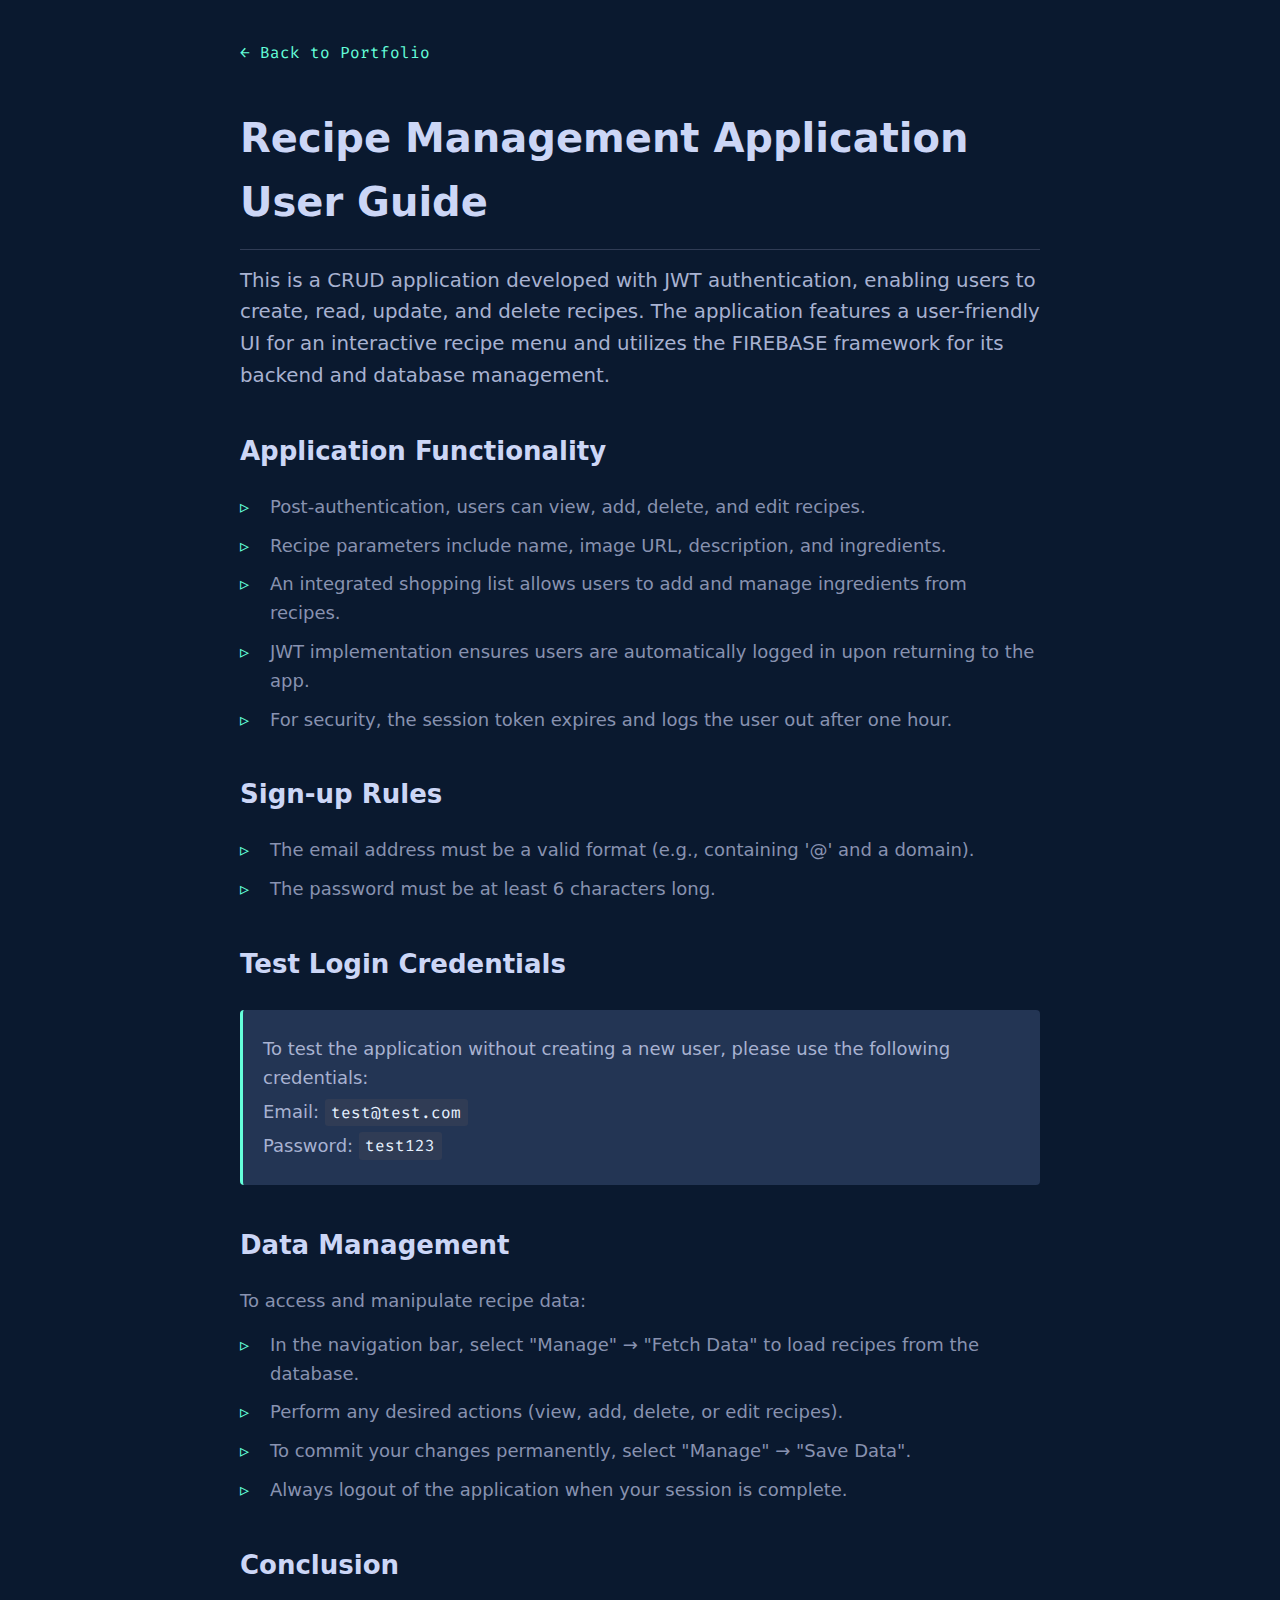
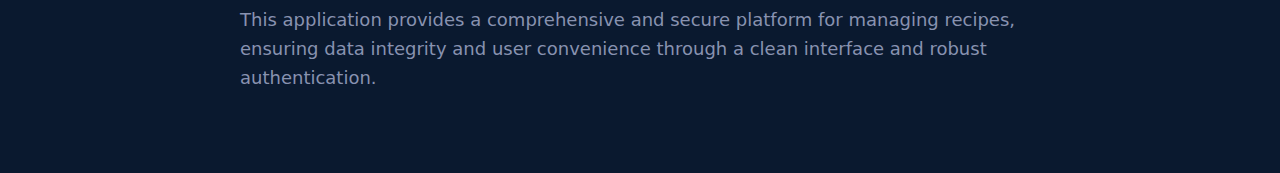
<file: documentation.html>
<!DOCTYPE html>
<html lang="en">
<head>
    <meta charset="UTF-8">
    <meta name="viewport" content="width=device-width, initial-scale=1.0">
    <title>User Guide | Recipe Book Application</title>
    
    <link rel="preconnect" href="https://fonts.googleapis.com">
    <link rel="preconnect" href="https://fonts.gstatic.com" crossorigin>
    <link href="https://fonts.googleapis.com/css2?family=Poppins:wght@300;400;600&family=Fira+Code&display=swap" rel="stylesheet">
    
    <link rel="stylesheet" href="guide-style.css">
    
</head>
<body>

    <a href="index.html" class="back-link">&larr; Back to Portfolio</a>

    <div class="container">
        <h1>Recipe Management Application User Guide</h1>
        
        <p class="intro">
            This is a CRUD application developed with JWT authentication, enabling users to create, read, update, and delete recipes. The application features a user-friendly UI for an interactive recipe menu and utilizes the FIREBASE framework for its backend and database management.
        </p>

        <section>
            <h2>Application Functionality</h2>
            <ul>
                <li>Post-authentication, users can view, add, delete, and edit recipes.</li>
                <li>Recipe parameters include name, image URL, description, and ingredients.</li>
                <li>An integrated shopping list allows users to add and manage ingredients from recipes.</li>
                <li>JWT implementation ensures users are automatically logged in upon returning to the app.</li>
                <li>For security, the session token expires and logs the user out after one hour.</li>
            </ul>
        </section>

        <section>
            <h2>Sign-up Rules</h2>
            <ul>
                <li>The email address must be a valid format (e.g., containing '@' and a domain).</li>
                <li>The password must be at least 6 characters long.</li>
            </ul>
        </section>

        <section>
            <h2>Test Login Credentials</h2>
            <div class="credentials-box">
                <p>To test the application without creating a new user, please use the following credentials:</p>
                <p>Email: <code>test@test.com</code></p>
                <p>Password: <code>test123</code></p>
            </div>
        </section>

        <section>
            <h2>Data Management</h2>
            <p>To access and manipulate recipe data:</p>
            <ul>
                <li>In the navigation bar, select "Manage" &rarr; "Fetch Data" to load recipes from the database.</li>
                <li>Perform any desired actions (view, add, delete, or edit recipes).</li>
                <li>To commit your changes permanently, select "Manage" &rarr; "Save Data".</li>
                <li>Always logout of the application when your session is complete.</li>
            </ul>
        </section>

        <section>
            <h2>Conclusion</h2>
            <p>This application provides a comprehensive and secure platform for managing recipes, ensuring data integrity and user convenience through a clean interface and robust authentication.</p>
        </section>

    </div>

</body>
</html>
</file>
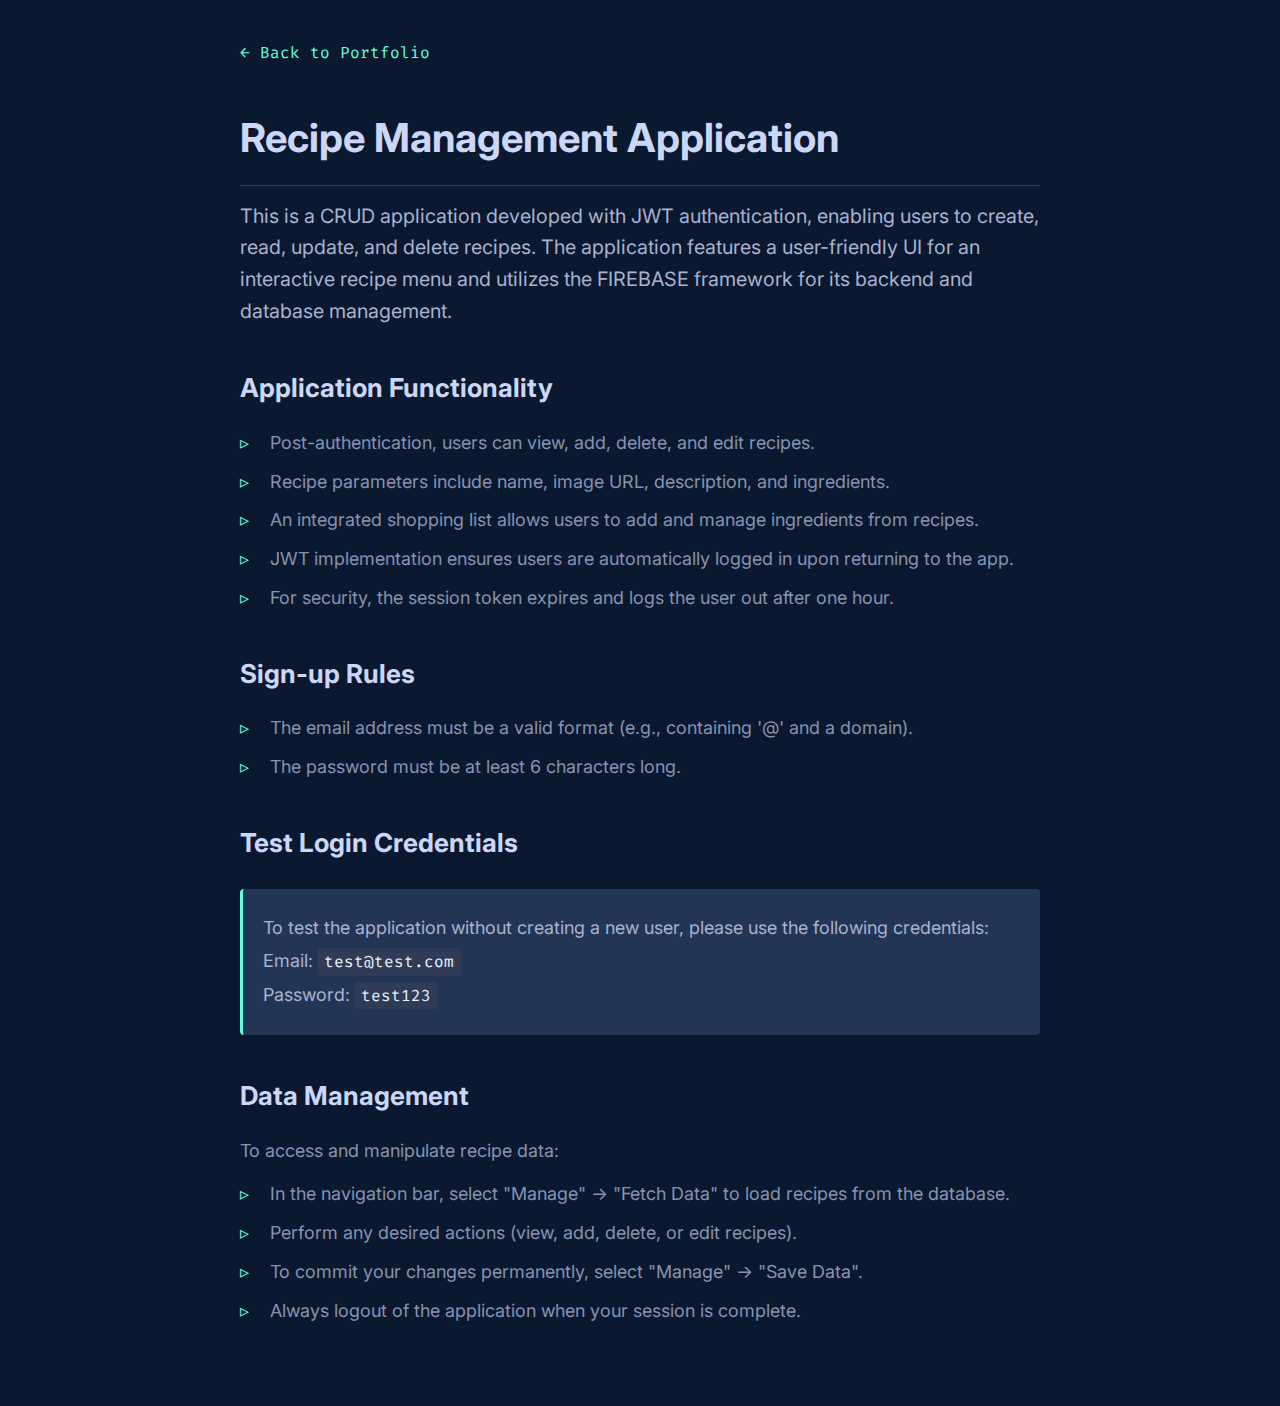
<file: Documentation/documentation.html>
<!DOCTYPE html>
<html lang="en">
<head>
    <meta charset="UTF-8">
    <meta name="viewport" content="width=device-width, initial-scale-1.0">
    <title>User Guide | Recipe Book Application</title>
    
    <link rel="preconnect" href="https://fonts.googleapis.com">
    <link rel="preconnect" href="https://fonts.gstatic.com" crossorigin>
    <link href="https://fonts.googleapis.com/css2?family=Inter:wght@400;500;600;700&family=Fira+Code&display=swap" rel="stylesheet">
    
    <link rel="stylesheet" href="guide-style.css">
    
</head>
<body>

    <a href="../index.html" class="back-link">&larr; Back to Portfolio</a>

    <div class="container">
        <h1>Recipe Management Application</h1>
        
        <p class="intro">
            This is a CRUD application developed with JWT authentication, enabling users to create, read, update, and delete recipes. The application features a user-friendly UI for an interactive recipe menu and utilizes the FIREBASE framework for its backend and database management.
        </p>

        <section>
            <h2>Application Functionality</h2>
            <ul>
                <li>Post-authentication, users can view, add, delete, and edit recipes.</li>
                <li>Recipe parameters include name, image URL, description, and ingredients.</li>
                <li>An integrated shopping list allows users to add and manage ingredients from recipes.</li>
                <li>JWT implementation ensures users are automatically logged in upon returning to the app.</li>
                <li>For security, the session token expires and logs the user out after one hour.</li>
            </ul>
        </section>

        <section>
            <h2>Sign-up Rules</h2>
            <ul>
                <li>The email address must be a valid format (e.g., containing '@' and a domain).</li>
                <li>The password must be at least 6 characters long.</li>
            </ul>
        </section>

        <section>
            <h2>Test Login Credentials</h2>
            <div class="credentials-box">
                <p>To test the application without creating a new user, please use the following credentials:</p>
                <p>Email: <code>test@test.com</code></p>
                <p>Password: <code>test123</code></p>
            </div>
        </section>

        <section>
            <h2>Data Management</h2>
            <p>To access and manipulate recipe data:</p>
            <ul>
                <li>In the navigation bar, select "Manage" &rarr; "Fetch Data" to load recipes from the database.</li>
                <li>Perform any desired actions (view, add, delete, or edit recipes).</li>
                <li>To commit your changes permanently, select "Manage" &rarr; "Save Data".</li>
                <li>Always logout of the application when your session is complete.</li>
            </ul>
        </section>

    </div>

</body>
</html>
</file>
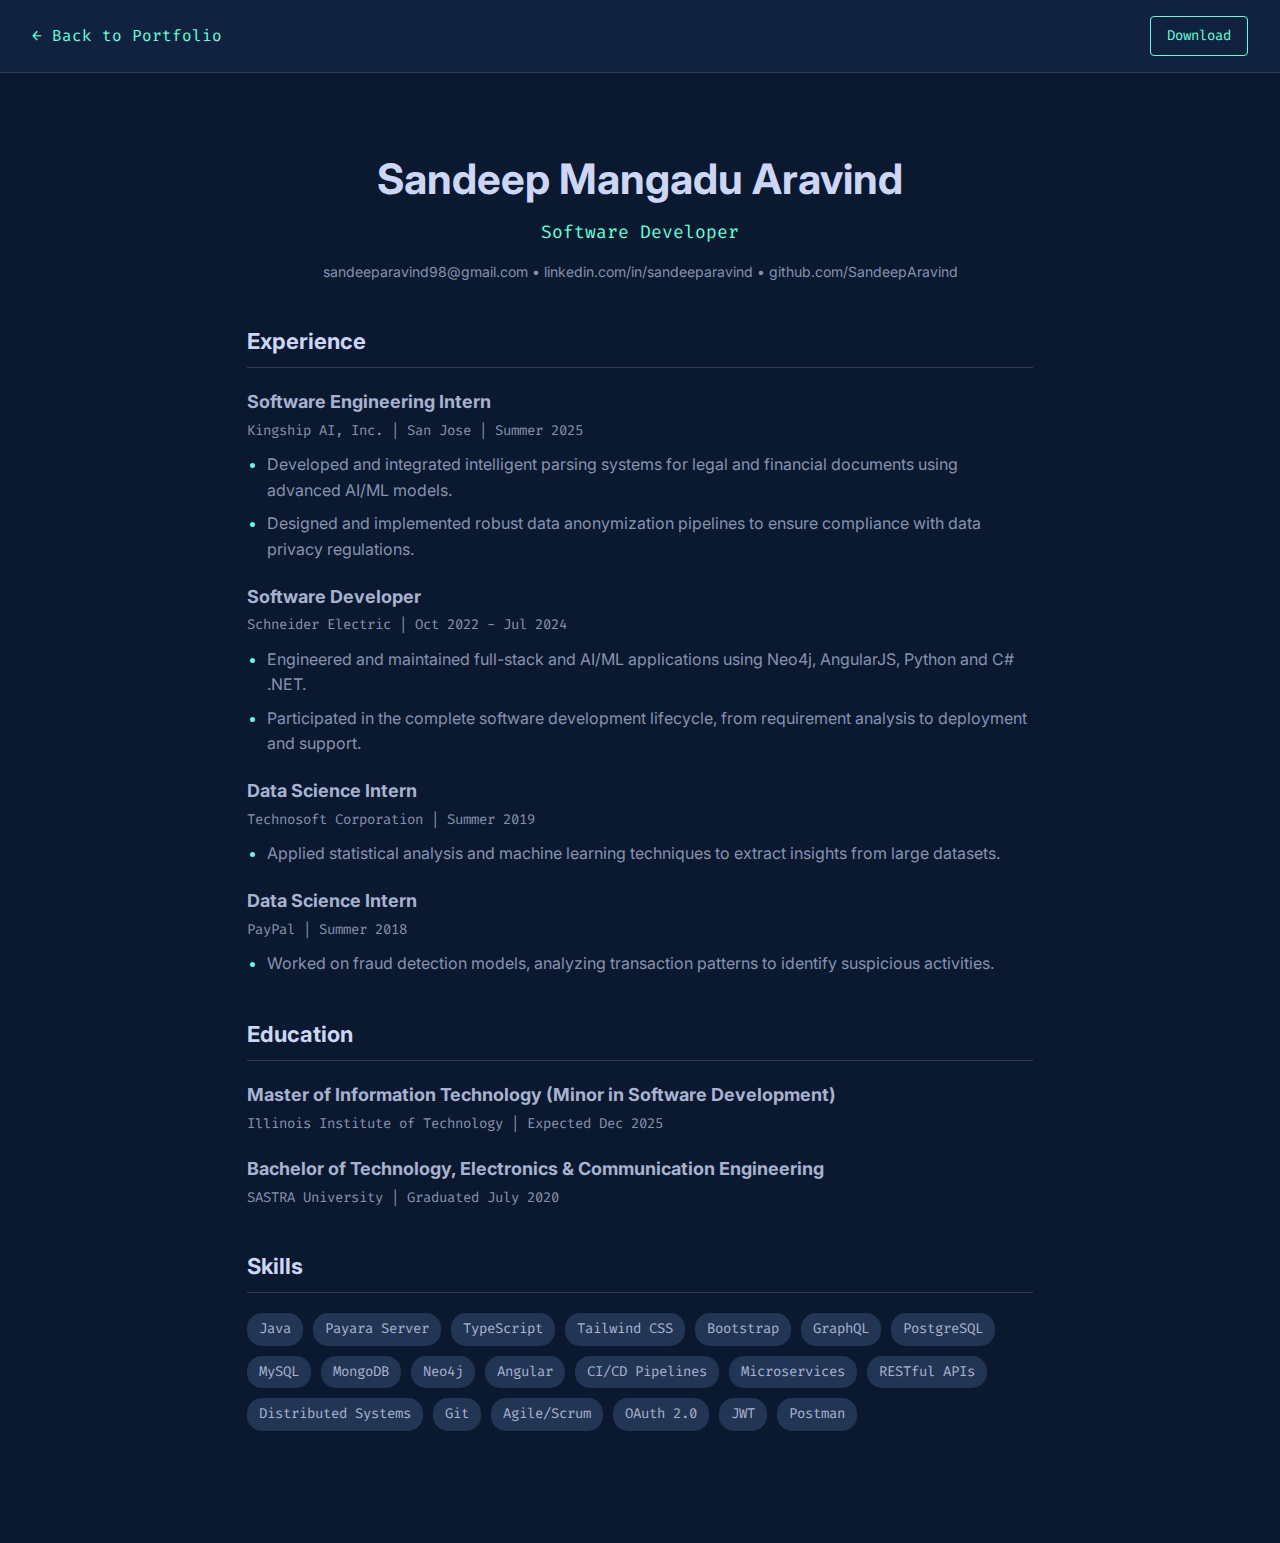
<file: ResumePage/resume.html>
<!DOCTYPE html>
<html lang="en">

<head>
    <meta charset="UTF-8">
    <meta name="viewport" content="width=device-width, initial-scale=1.0">
    <title>Resume | Sandeep Mangadu Aravind</title>

    <link rel="preconnect" href="https://fonts.googleapis.com">
    <link rel="preconnect" href="https://fonts.gstatic.com" crossorigin>
    <link href="https://fonts.googleapis.com/css2?family=Inter:wght@400;500;600;700&family=Fira+Code&display=swap"
        rel="stylesheet">

    <link rel="stylesheet" href="resume-style.css">
</head>

<body>
    <div class="top-bar">
        <a href="../index.html" class="back-link">&larr; Back to Portfolio</a>
        <a href="Sandeep Resume.pdf" class="btn-download" target="_blank">Download</a>
    </div>

    <div class="resume-container">
        <header class="resume-header">
            <h1>Sandeep Mangadu Aravind</h1>
            <p>Software Developer</p>
            <div class="contact-info">
                <span>sandeeparavind98@gmail.com</span> &bull;
                <span>linkedin.com/in/sandeeparavind</span> &bull;
                <span>github.com/SandeepAravind</span>
            </div>
        </header>

        <section class="resume-section">
            <h2 class="section-title">Experience</h2>
            <div class="job">
                <h3>Software Engineering Intern</h3>
                <p class="company-info">Kingship AI, Inc. | San Jose | Summer 2025</p>
                <ul>
                    <li>Developed and integrated intelligent parsing systems for legal and financial documents using
                        advanced AI/ML models.</li>
                    <li>Designed and implemented robust data anonymization pipelines to ensure compliance with data
                        privacy regulations.</li>
                </ul>
            </div>
            <div class="job">
                <h3>Software Developer</h3>
                <p class="company-info">Schneider Electric | Oct 2022 - Jul 2024</p>
                <ul>
                    <li>Engineered and maintained full-stack and AI/ML applications using Neo4j, AngularJS, Python and
                        C# .NET.</li>
                    <li>Participated in the complete software development lifecycle, from requirement analysis to
                        deployment and support.</li>
                </ul>
            </div>
            <div class="job">
                <h3>Data Science Intern</h3>
                <p class="company-info">Technosoft Corporation | Summer 2019</p>
                <ul>
                    <li>Applied statistical analysis and machine learning techniques to extract insights from large
                        datasets.</li>
                </ul>
            </div>
            <div class="job">
                <h3>Data Science Intern</h3>
                <p class="company-info">PayPal | Summer 2018</p>
                <ul>
                    <li>Worked on fraud detection models, analyzing transaction patterns to identify suspicious
                        activities.</li>
                </ul>
            </div>
        </section>

        <section class="resume-section">
            <h2 class="section-title">Education</h2>
            <div class="education-item">
                <h3>Master of Information Technology (Minor in Software Development)</h3>
                <p>Illinois Institute of Technology | Expected Dec 2025</p>
            </div>
            <div class="education-item">
                <h3>Bachelor of Technology, Electronics & Communication Engineering</h3>
                <p>SASTRA University | Graduated July 2020</p>
            </div>
        </section>

        <section class="resume-section">
            <h2 class="section-title">Skills</h2>
            <div class="skills-list">
                <span>Java</span>
                <span>Payara Server</span>
                <span>TypeScript</span>
                <span>Tailwind CSS</span>
                <span>Bootstrap</span>
                <span>GraphQL</span>
                <span>PostgreSQL</span>
                <span>MySQL</span>
                <span>MongoDB</span>
                <span>Neo4j</span>
                <span>Angular</span>
                <span>CI/CD Pipelines</span>
                <span>Microservices</span>
                <span>RESTful APIs</span>
                <span>Distributed Systems</span>
                <span>Git</span>
                <span>Agile/Scrum</span>
                <span>OAuth 2.0</span>
                <span>JWT</span>
                <span>Postman</span>
            </div>
        </section>
    </div>
</body>

</html>
</file>
<file: guide-style.css>
/* --- CSS VARIABLES & GLOBAL STYLES (from main portfolio) --- */
:root {
    --dark-navy: #0a192f;
    --navy: #112240;
    --light-navy: #233554;
    --lightest-navy: #303C55;
    --slate: #8892b0;
    --light-slate: #a8b2d1;
    --lightest-slate: #ccd6f6;
    --white: #e6f1ff;
    --green: #64ffda;
    --font-sans: 'Inter', -apple-system, system-ui, sans-serif;
    --font-mono: 'SF Mono', 'Fira Code', 'Fira Mono', 'Roboto Mono', monospace;
    --fz-md: 16px;
    --fz-lg: 18px;
    --transition: all 0.25s cubic-bezier(0.645, 0.045, 0.355, 1);
}

* {
    margin: 0;
    padding: 0;
    box-sizing: border-box;
}

body {
    background-color: var(--dark-navy);
    color: var(--slate);
    font-family: var(--font-sans);
    font-size: var(--fz-lg);
    line-height: 1.6;
    -webkit-font-smoothing: antialiased;
    padding: 40px 25px;
}

/* --- Main Content Container --- */
.container {
    max-width: 800px;
    margin: 40px auto;
}

/* --- Back Link --- */
.back-link {
    display: block;
    max-width: 800px;
    margin: 0 auto;
    color: var(--green);
    font-family: var(--font-mono);
    font-size: var(--fz-md);
    text-decoration: none;
    transition: var(--transition);
}
.back-link:hover {
    color: var(--white);
}

/* --- Typography --- */
h1 {
    color: var(--lightest-slate);
    font-size: clamp(30px, 5vw, 40px);
    margin-bottom: 15px;
    border-bottom: 1px solid var(--lightest-navy);
    padding-bottom: 15px;
}

h2 {
    color: var(--lightest-slate);
    font-size: clamp(22px, 4vw, 26px);
    margin-top: 40px;
    margin-bottom: 20px;
}

p {
    margin-bottom: 15px;
}

.intro {
    font-size: 1.1em;
    color: var(--light-slate);
    margin-bottom: 30px;
}

ul {
    list-style: none;
    padding: 0;
}

ul li {
    position: relative;
    padding-left: 30px;
    margin-bottom: 10px;
}

ul li::before {
    content: '▹';
    position: absolute;
    left: 0;
    top: 0;
    color: var(--green);
}

/* --- Special Elements --- */
.credentials-box {
    background-color: var(--light-navy);
    border-left: 3px solid var(--green);
    padding: 1.25rem;
    margin: 25px 0;
    border-radius: 4px;
}
.credentials-box p {
    margin: 5px 0;
    color: var(--light-slate);
}

code {
    background-color: var(--lightest-navy);
    color: var(--white);
    padding: 0.2em 0.4em;
    border-radius: 3px;
    font-family: var(--font-mono);
    font-size: var(--fz-md);
}
</file>
<file: Documentation/guide-style.css>
/* --- CSS VARIABLES & GLOBAL STYLES --- */
:root {
    --dark-navy: #0a192f;
    --navy: #112240;
    --light-navy: #233554;
    --lightest-navy: #303C55;
    --slate: #8892b0;
    --light-slate: #a8b2d1;
    --lightest-slate: #ccd6f6;
    --white: #e6f1ff;
    --green: #64ffda;
    --font-sans: 'Inter', -apple-system, system-ui, sans-serif;
    --font-mono: 'SF Mono', 'Fira Code', 'Fira Mono', 'Roboto Mono', monospace;
    --fz-md: 16px;
    --fz-lg: 18px;
    --transition: all 0.25s cubic-bezier(0.645, 0.045, 0.355, 1);
}

* {
    margin: 0;
    padding: 0;
    box-sizing: border-box;
}

body {
    background-color: var(--dark-navy);
    color: var(--slate);
    font-family: var(--font-sans);
    font-size: var(--fz-lg);
    line-height: 1.6;
    -webkit-font-smoothing: antialiased;
    padding: 40px 25px;
}

/* --- Main Content Container --- */
.container {
    max-width: 800px;
    margin: 40px auto;
}

/* --- Back Link --- */
.back-link {
    display: block;
    max-width: 800px;
    margin: 0 auto;
    color: var(--green);
    font-family: var(--font-mono);
    font-size: var(--fz-md);
    text-decoration: none;
    transition: var(--transition);
}
.back-link:hover {
    color: var(--white);
}

/* --- Typography --- */
h1 {
    color: var(--lightest-slate);
    font-size: clamp(30px, 5vw, 40px);
    margin-bottom: 15px;
    border-bottom: 1px solid var(--lightest-navy);
    padding-bottom: 15px;
}

h2 {
    color: var(--lightest-slate);
    font-size: clamp(22px, 4vw, 26px);
    margin-top: 40px;
    margin-bottom: 20px;
}

p {
    margin-bottom: 15px;
}

.intro {
    font-size: 1.1em;
    color: var(--light-slate);
    margin-bottom: 30px;
}

ul {
    list-style: none;
    padding: 0;
}

ul li {
    position: relative;
    padding-left: 30px;
    margin-bottom: 10px;
}

ul li::before {
    content: '▹';
    position: absolute;
    left: 0;
    top: 0;
    color: var(--green);
}

/* --- Special Elements --- */
.credentials-box {
    background-color: var(--light-navy);
    border-left: 3px solid var(--green);
    padding: 1.25rem;
    margin: 25px 0;
    border-radius: 4px;
}
.credentials-box p {
    margin: 5px 0;
    color: var(--light-slate);
}

code {
    background-color: var(--lightest-navy);
    color: var(--white);
    padding: 0.2em 0.4em;
    border-radius: 3px;
    font-family: var(--font-mono);
    font-size: var(--fz-md);
}
</file>
<file: ResumePage/resume-style.css>
/* --- CSS VARIABLES & GLOBAL STYLES --- */
:root {
    --dark-navy: #0a192f;
    --navy: #112240;
    --light-navy: #233554;
    --lightest-navy: #303C55;
    --slate: #8892b0;
    --light-slate: #a8b2d1;
    --lightest-slate: #ccd6f6;
    --white: #e6f1ff;
    --green: #64ffda;
    --font-sans: 'Inter', -apple-system, system-ui, sans-serif;
    --font-mono: 'SF Mono', 'Fira Code', 'Fira Mono', 'Roboto Mono', monospace;
    --transition: all 0.25s cubic-bezier(0.645, 0.045, 0.355, 1);
}

* {
    box-sizing: border-box;
}

body {
    background-color: var(--dark-navy);
    color: var(--slate);
    font-family: var(--font-sans);
    line-height: 1.6;
    margin: 0;
    padding: 0;
}

/* --- TOP BAR --- */
.top-bar {
    display: flex;
    justify-content: space-between;
    align-items: center;
    padding: 1rem 2rem;
    background-color: var(--navy);
    border-bottom: 1px solid var(--lightest-navy);
}

.back-link {
    color: var(--green);
    font-family: var(--font-mono);
    text-decoration: none;
    transition: var(--transition);
}
.back-link:hover {
    color: var(--white);
}

.btn-download {
    color: var(--green);
    background-color: transparent;
    border: 1px solid var(--green);
    border-radius: 4px;
    padding: 0.5rem 1rem;
    font-size: 14px;
    font-family: var(--font-mono);
    text-decoration: none;
    transition: var(--transition);
}
.btn-download:hover {
    background-color: rgba(100, 255, 218, 0.1);
}

/* --- RESUME CONTAINER & HEADER --- */
.resume-container {
    max-width: 850px;
    margin: 40px auto;
    padding: 2rem;
}

.resume-header {
    text-align: center;
    margin-bottom: 40px;
}
.resume-header h1 {
    color: var(--lightest-slate);
    font-size: clamp(32px, 5vw, 42px);
    margin: 0;
}
.resume-header p {
    color: var(--green);
    font-family: var(--font-mono);
    font-size: 18px;
    margin: 5px 0 15px 0;
}
.contact-info {
    font-size: 14px;
    color: var(--slate);
}

/* --- RESUME SECTIONS --- */
.resume-section {
    margin-bottom: 40px;
}
.section-title {
    font-size: 22px;
    color: var(--lightest-slate);
    border-bottom: 1px solid var(--lightest-navy);
    padding-bottom: 8px;
    margin-bottom: 20px;
}

.job, .education-item {
    margin-bottom: 20px;
}
.job h3, .education-item h3 {
    font-size: 18px;
    color: var(--light-slate);
    margin: 0;
}
.company-info, .education-item p {
    font-family: var(--font-mono);
    font-size: 14px;
    color: var(--slate);
    margin: 3px 0 10px 0;
}
ul {
    padding-left: 20px;
    margin: 0;
}
ul li {
    margin-bottom: 8px;
}
ul li::marker {
    color: var(--green);
}

/* --- SKILLS LIST --- */
.skills-list {
    display: flex;
    flex-wrap: wrap;
    gap: 10px;
}
.skills-list span {
    background-color: var(--light-navy);
    color: var(--light-slate);
    padding: 5px 12px;
    border-radius: 15px;
    font-size: 14px;
    font-family: var(--font-mono);
}
</file>
